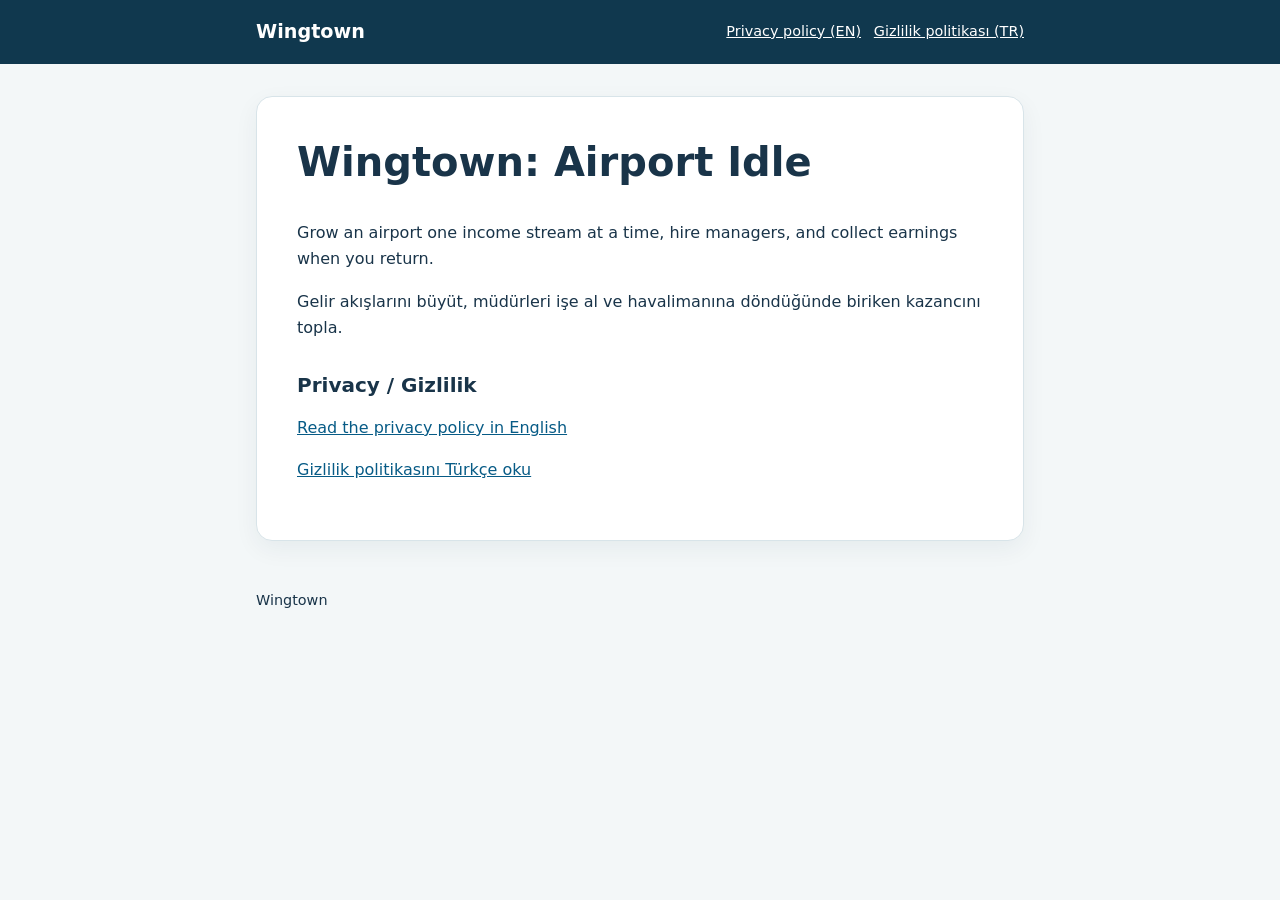
<file: index.html>
<!doctype html>
<html lang="en">
  <head>
    <meta charset="utf-8" />
    <meta name="viewport" content="width=device-width, initial-scale=1" />
    <meta name="description" content="Wingtown is an idle airport game for Android. Read our privacy policy in English or Turkish." />
    <title>Wingtown — Airport Idle</title>
    <link rel="stylesheet" href="./styles.css" />
  </head>
  <body>
    <header>
      <div class="wrap">
        <a class="brand" href="./">Wingtown</a>
        <nav aria-label="Language and privacy / Dil ve gizlilik">
          <a href="./privacy/">Privacy policy (EN)</a>
          <a href="./gizlilik/" lang="tr">Gizlilik politikası (TR)</a>
        </nav>
      </div>
    </header>
    <main class="wrap">
      <article>
        <h1>Wingtown: Airport Idle</h1>
        <p>Grow an airport one income stream at a time, hire managers, and collect earnings when you return.</p>
        <p lang="tr">Gelir akışlarını büyüt, müdürleri işe al ve havalimanına döndüğünde biriken kazancını topla.</p>
        <h2>Privacy / Gizlilik</h2>
        <p><a href="./privacy/">Read the privacy policy in English</a></p>
        <p lang="tr"><a href="./gizlilik/">Gizlilik politikasını Türkçe oku</a></p>
      </article>
    </main>
    <footer class="wrap">Wingtown</footer>
  </body>
</html>
</file>
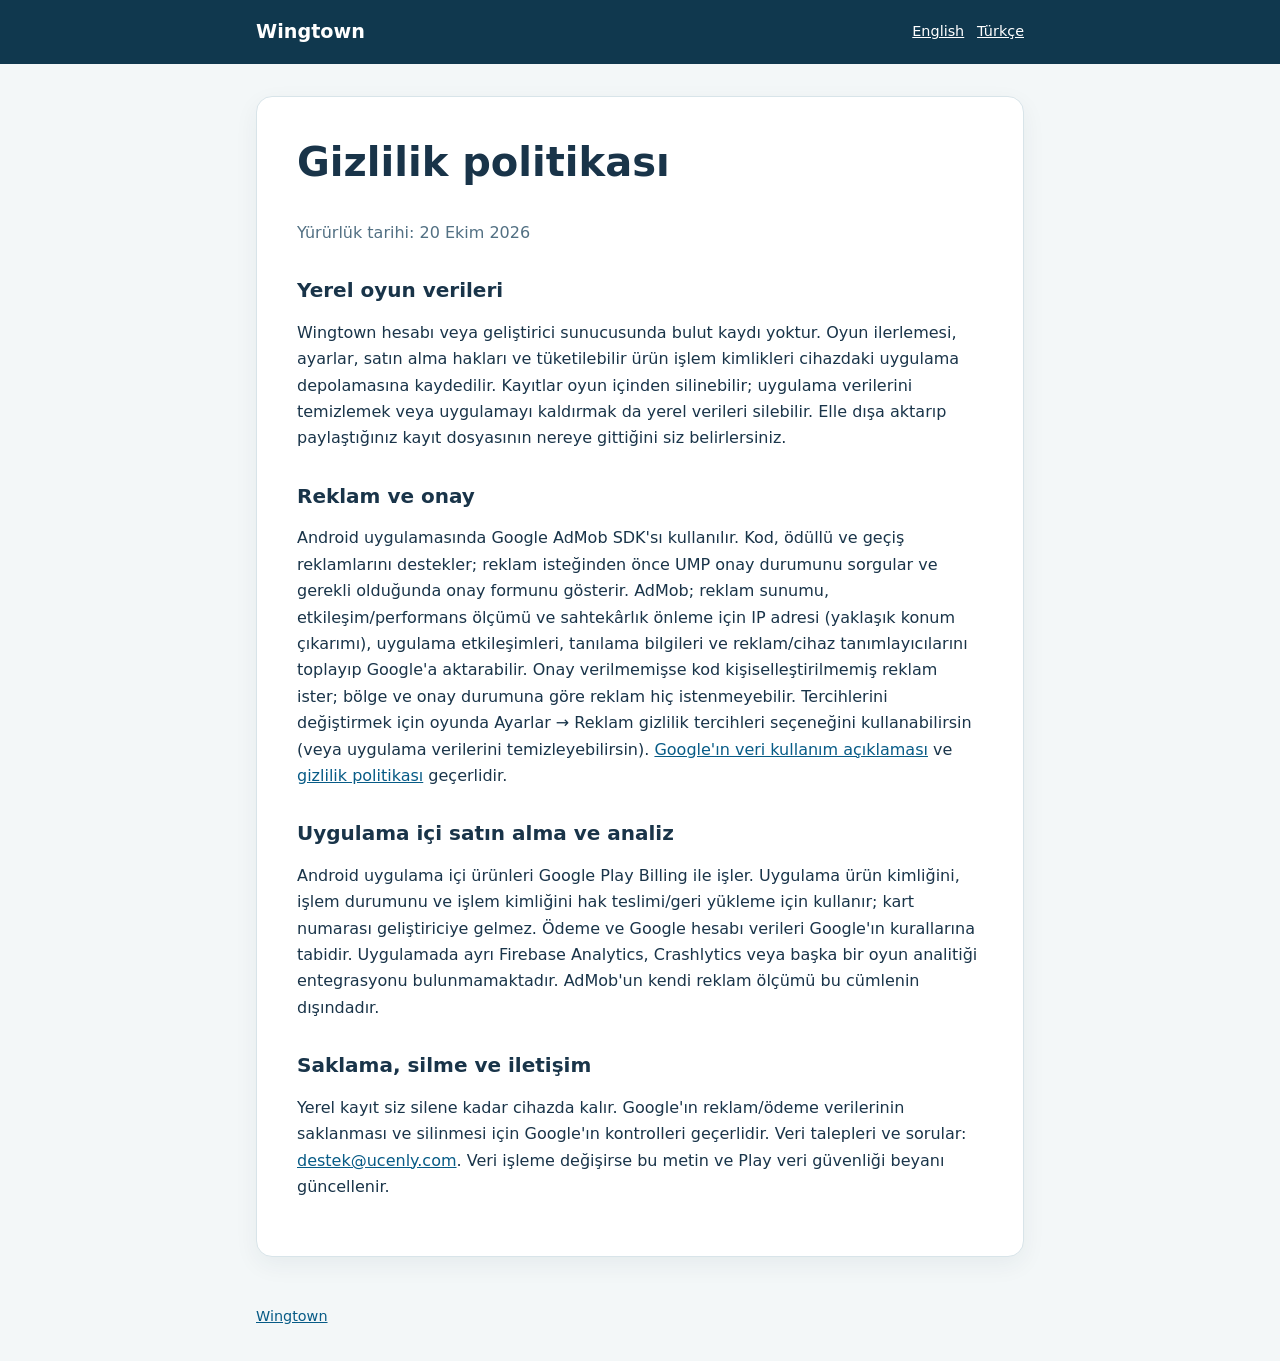
<file: gizlilik/index.html>
<!doctype html>
<html lang="tr">
  <head>
    <meta charset="utf-8" />
    <meta name="viewport" content="width=device-width, initial-scale=1" />
    <meta name="description" content="Wingtown Android oyununun Türkçe gizlilik politikası." />
    <title>Gizlilik Politikası — Wingtown</title>
    <link rel="stylesheet" href="../styles.css" />
  </head>
  <body>
    <header>
      <div class="wrap">
        <a class="brand" href="../">Wingtown</a>
        <nav aria-label="Dil ve gizlilik">
          <a href="../privacy/" lang="en">English</a>
          <a href="./" aria-current="page">Türkçe</a>
        </nav>
      </div>
    </header>
    <main class="wrap">
      <article>
        <h1>Gizlilik politikası</h1>
        <p class="muted">Yürürlük tarihi: 20 Ekim 2026</p>

        <h2>Yerel oyun verileri</h2>
        <p>Wingtown hesabı veya geliştirici sunucusunda bulut kaydı yoktur. Oyun ilerlemesi, ayarlar, satın alma
          hakları ve tüketilebilir ürün işlem kimlikleri cihazdaki uygulama depolamasına kaydedilir. Kayıtlar oyun
          içinden silinebilir; uygulama verilerini temizlemek veya uygulamayı kaldırmak da yerel verileri silebilir.
          Elle dışa aktarıp paylaştığınız kayıt dosyasının nereye gittiğini siz belirlersiniz.</p>

        <h2>Reklam ve onay</h2>
        <p>Android uygulamasında Google AdMob SDK'sı kullanılır. Kod, ödüllü ve geçiş reklamlarını destekler; reklam
          isteğinden önce UMP onay durumunu sorgular ve gerekli olduğunda onay formunu gösterir. AdMob; reklam
          sunumu, etkileşim/performans ölçümü ve sahtekârlık önleme için IP adresi (yaklaşık konum çıkarımı),
          uygulama etkileşimleri, tanılama bilgileri ve reklam/cihaz tanımlayıcılarını toplayıp Google'a
          aktarabilir. Onay verilmemişse kod kişiselleştirilmemiş reklam ister; bölge ve onay durumuna göre reklam
          hiç istenmeyebilir. Tercihlerini değiştirmek için oyunda Ayarlar → Reklam gizlilik tercihleri seçeneğini kullanabilirsin (veya uygulama verilerini temizleyebilirsin). <a
          href="https://policies.google.com/technologies/partner-sites">Google'ın veri kullanım açıklaması</a> ve <a
          href="https://policies.google.com/privacy">gizlilik politikası</a> geçerlidir.</p>

        <h2>Uygulama içi satın alma ve analiz</h2>
        <p>Android uygulama içi ürünleri Google Play Billing ile işler. Uygulama ürün kimliğini, işlem durumunu ve
          işlem kimliğini hak teslimi/geri yükleme için kullanır; kart numarası geliştiriciye gelmez. Ödeme ve
          Google hesabı verileri Google'ın kurallarına tabidir. Uygulamada ayrı Firebase Analytics, Crashlytics veya
          başka bir oyun analitiği entegrasyonu bulunmamaktadır. AdMob'un kendi reklam ölçümü bu cümlenin
          dışındadır.</p>

        <h2>Saklama, silme ve iletişim</h2>
        <p>Yerel kayıt siz silene kadar cihazda kalır. Google'ın reklam/ödeme verilerinin saklanması ve silinmesi
          için Google'ın kontrolleri geçerlidir. Veri talepleri ve sorular: <a
          href="mailto:destek@ucenly.com">destek@ucenly.com</a>. Veri işleme değişirse bu metin ve Play veri
          güvenliği beyanı güncellenir.</p>
      </article>
    </main>
    <footer class="wrap"><a href="../">Wingtown</a></footer>
  </body>
</html>
</file>
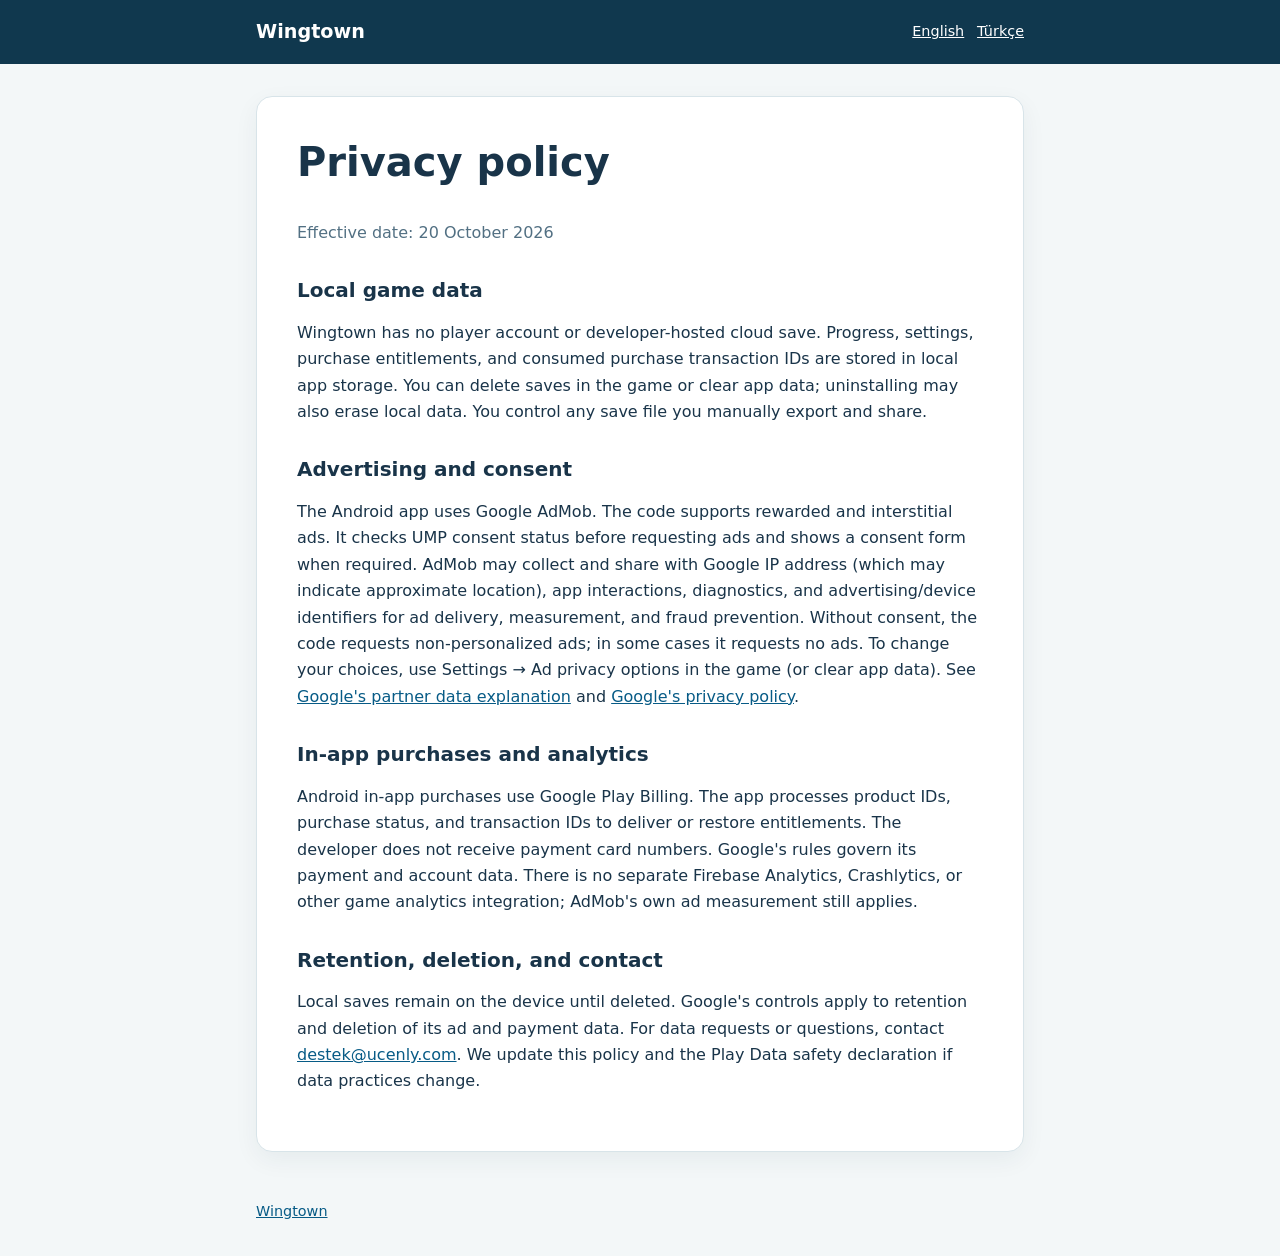
<file: privacy/index.html>
<!doctype html>
<html lang="en">
  <head>
    <meta charset="utf-8" />
    <meta name="viewport" content="width=device-width, initial-scale=1" />
    <meta name="description" content="Wingtown privacy policy for the Android idle airport game." />
    <title>Privacy Policy — Wingtown</title>
    <link rel="stylesheet" href="../styles.css" />
  </head>
  <body>
    <header>
      <div class="wrap">
        <a class="brand" href="../">Wingtown</a>
        <nav aria-label="Language and privacy">
          <a href="./" aria-current="page">English</a>
          <a href="../gizlilik/" lang="tr">Türkçe</a>
        </nav>
      </div>
    </header>
    <main class="wrap">
      <article>
        <h1>Privacy policy</h1>
        <p class="muted">Effective date: 20 October 2026</p>

        <h2>Local game data</h2>
        <p>Wingtown has no player account or developer-hosted cloud save. Progress, settings, purchase entitlements,
          and consumed purchase transaction IDs are stored in local app storage. You can delete saves in the game or
          clear app data; uninstalling may also erase local data. You control any save file you manually export and
          share.</p>

        <h2>Advertising and consent</h2>
        <p>The Android app uses Google AdMob. The code supports rewarded and interstitial ads. It checks UMP consent
          status before requesting ads and shows a consent form when required. AdMob may collect and share with
          Google IP address (which may indicate approximate location), app interactions, diagnostics, and
          advertising/device identifiers for ad delivery, measurement, and fraud prevention. Without consent, the
          code requests non-personalized ads; in some cases it requests no ads. To change your choices, use Settings → Ad privacy options in the game (or clear app data). See <a
          href="https://policies.google.com/technologies/partner-sites">Google's partner data explanation</a> and <a
          href="https://policies.google.com/privacy">Google's privacy policy</a>.</p>

        <h2>In-app purchases and analytics</h2>
        <p>Android in-app purchases use Google Play Billing. The app processes product IDs, purchase status, and
          transaction IDs to deliver or restore entitlements. The developer does not receive payment card numbers.
          Google's rules govern its payment and account data. There is no separate Firebase Analytics, Crashlytics,
          or other game analytics integration; AdMob's own ad measurement still applies.</p>

        <h2>Retention, deletion, and contact</h2>
        <p>Local saves remain on the device until deleted. Google's controls apply to retention and deletion of its
          ad and payment data. For data requests or questions, contact <a
          href="mailto:destek@ucenly.com">destek@ucenly.com</a>. We update this policy and the Play Data safety
          declaration if data practices change.</p>
      </article>
    </main>
    <footer class="wrap"><a href="../">Wingtown</a></footer>
  </body>
</html>
</file>
<file: styles.css>
:root {
  color-scheme: light;
  font-family: system-ui, -apple-system, BlinkMacSystemFont, "Segoe UI", sans-serif;
  line-height: 1.65;
  color: #193449;
  background: #f3f7f8;
}

* {
  box-sizing: border-box;
}

body {
  margin: 0;
}

a {
  color: #075b86;
}

a:focus-visible {
  outline: 3px solid #e6a33c;
  outline-offset: 3px;
}

.wrap {
  width: min(100% - 2rem, 48rem);
  margin: 0 auto;
}

header {
  background: #10384e;
  color: #fff;
}

header .wrap {
  display: flex;
  align-items: center;
  justify-content: space-between;
  gap: 1rem;
  padding: 1rem 0;
}

header a {
  color: #fff;
}

.brand {
  font-size: 1.2rem;
  font-weight: 750;
  text-decoration: none;
}

nav {
  display: flex;
  flex-wrap: wrap;
  gap: 0.8rem;
  font-size: 0.9rem;
}

main {
  padding: 2rem 0 3rem;
}

article {
  padding: clamp(1.25rem, 4vw, 2.5rem);
  border: 1px solid #d8e4e9;
  border-radius: 1rem;
  background: #fff;
  box-shadow: 0 8px 25px rgb(15 55 75 / 6%);
}

h1,
h2 {
  line-height: 1.25;
}

h1 {
  margin-top: 0;
  font-size: clamp(1.8rem, 5vw, 2.5rem);
}

h2 {
  margin-top: 2rem;
  font-size: 1.25rem;
}

.muted {
  color: #527083;
}

footer {
  padding: 0 0 2rem;
  font-size: 0.9rem;
}

@media (max-width: 30rem) {
  header .wrap {
    align-items: flex-start;
    flex-direction: column;
  }
}
</file>
